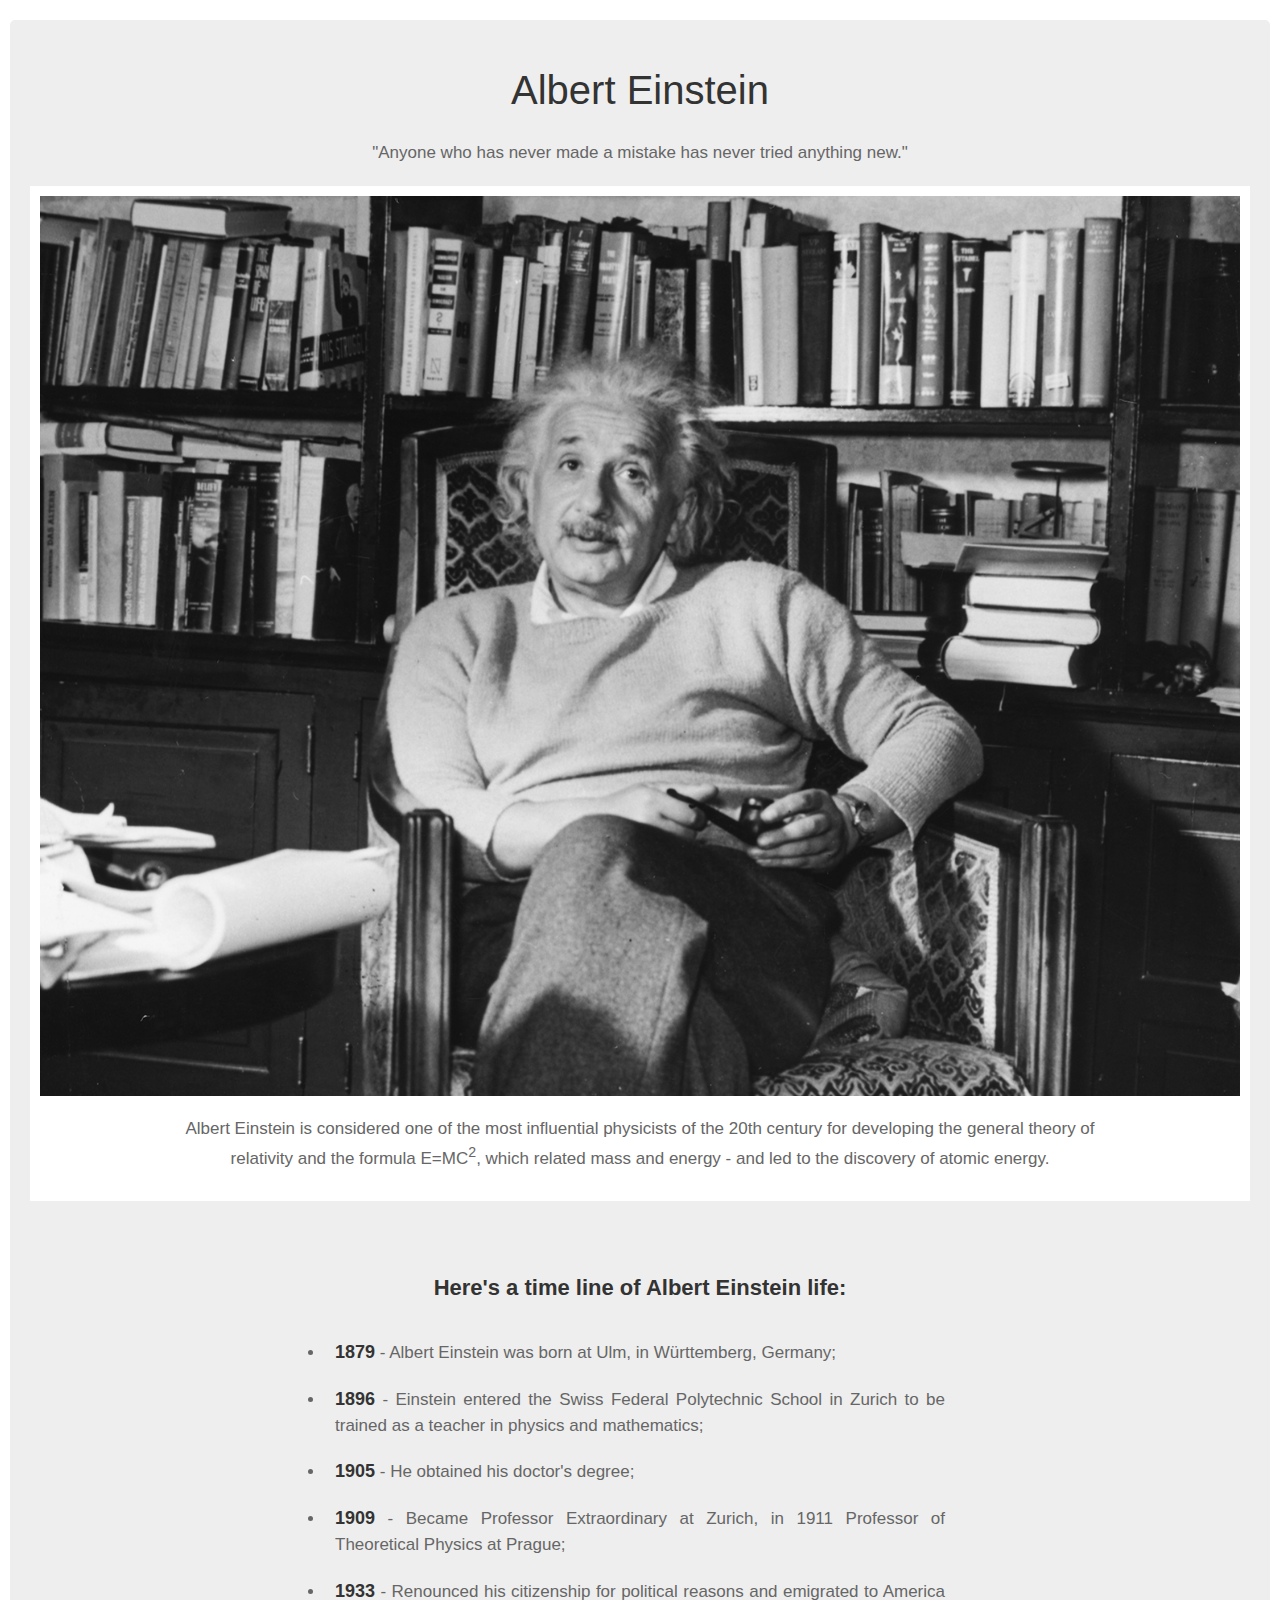
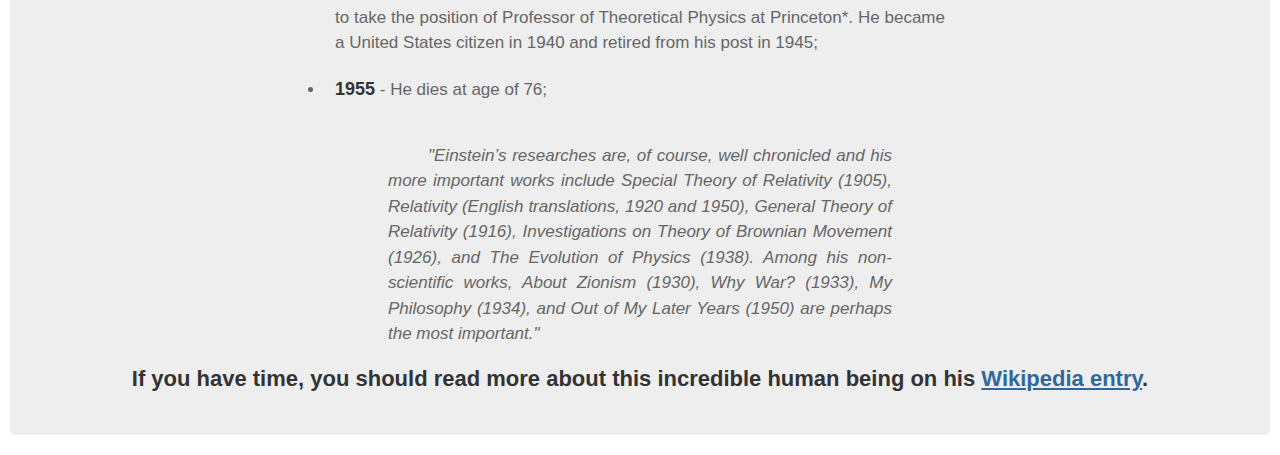
<file: index.html>
<!DOCTYPE html>
<html lang="en">

<head>
    <meta charset="UTF-8">
    <meta name="viewport" content="width=device-width, initial-scale=1.0">
    <link rel="stylesheet" href="style/style.css">
    <title>Albert Einstein</title>
</head>

<body>
    <div class="main-container">
        <header>
            <h1>Albert Einstein</h1>
            <p>"Anyone who has never made a mistake has never tried anything new."</p>
            <div id="img-div">
                <img id="image" src="images/einstein.jpg" alt="Albert Einstein">
                <p id="img-caption">Albert Einstein is considered one of the most influential physicists of the 20th century for
                    developing the general theory of relativity and the formula E=MC<sup>2</sup>, which related mass and
                    energy - and led to the discovery of atomic energy.</p>
            </div>
        </header>

        <main id="tribute-info">
            <h3 id="main-h3">Here's a time line of Albert Einstein life:</h3>
            <ul>
                <li><span>1879</span> - Albert Einstein was born at Ulm, in Württemberg, Germany; </li>
                <li><span>1896</span> - Einstein entered the Swiss Federal Polytechnic School in Zurich to be trained as
                    a teacher in physics and mathematics;</li>
                <li><span>1905</span> - He obtained his doctor's degree;</li>
                <li><span>1909</span> - Became Professor Extraordinary at Zurich, in 1911 Professor of Theoretical
                    Physics at Prague;</li>
                <li><span>1933</span> - Renounced his citizenship for political reasons and emigrated to America to take
                    the position of Professor of Theoretical Physics at Princeton*. He became a United States citizen in
                    1940 and retired from his post in 1945;</li>
                <li><span>1955</span> - He dies at age of 76;</li>
            </ul>
        </main>

        <footer>
            <p class="footer">"Einstein’s researches are, of course, well chronicled and his more important works include Special Theory
                of Relativity (1905), Relativity (English translations, 1920 and 1950), General Theory of Relativity
                (1916), Investigations on Theory of Brownian Movement (1926), and The Evolution of Physics (1938). Among
                his non-scientific works, About Zionism (1930), Why War? (1933), My Philosophy (1934), and Out of My
                Later Years (1950) are perhaps the most important."</p>
            <h3>If you have time, you should read more about this incredible human being on his <a id="tribute-link"
                    href="https://en.wikipedia.org/wiki/Albert_Einstein" target="_blank">Wikipedia entry</a>.</h3>
        </footer>
    </div>
</body>

</html>
</file>
<file: style/style.css>
* {
    margin: 0;
    padding: 0;
    box-sizing: border-box;
}

html {
    font-size: 10px;
    line-height: 1.5;
}

header {
    padding: 4rem 2rem; 
}

h1 {
    font-size: 4rem;
    font-weight: normal;
    color: #333;
}

h3 {
    font-size: 2.2rem;
    color: #333;
    padding-bottom: 4rem;
}

p {
    font-size: 1.7rem;
    padding: 2rem 0;
    color: #666;
}

ul li {
    text-align: justify;
    font-size: 1.7rem;
    color: #666;
}

li {
    padding: 1rem;
}

span {
    color: #333;
    font-size: 1.8rem;
    font-weight: bold;
}

.main-container {
    background-color: #EEEEEE;
    text-align: center;
    font-family: open-sans,sans-serif;
    margin: 2rem 1rem;
    border-radius: 0.5rem;
}

.footer {
    width: 40%;
    margin: auto;
    padding: 3rem 0 1.5rem 0;
    color: #666;
    text-indent: 4rem;
    text-align: justify;
    font-size: 1.2;
    font-style: italic;
}

#img-div {
    background-color: #fff;
    padding: 1rem;
    margin: 0;
}

#image {
    display: block;
    max-width: 100%;
    height: auto;
    margin: 0 auto;
}

#img-caption {
    max-width: 81%;
    margin: auto;
}

#tribute-info {
    text-align: center;
    width: 50%;
    margin: auto;
}

#tribute-link {
    color: #31689b;
}

#main-h3 {
    padding: 3rem 0 2.5rem 0;
}
</file>
